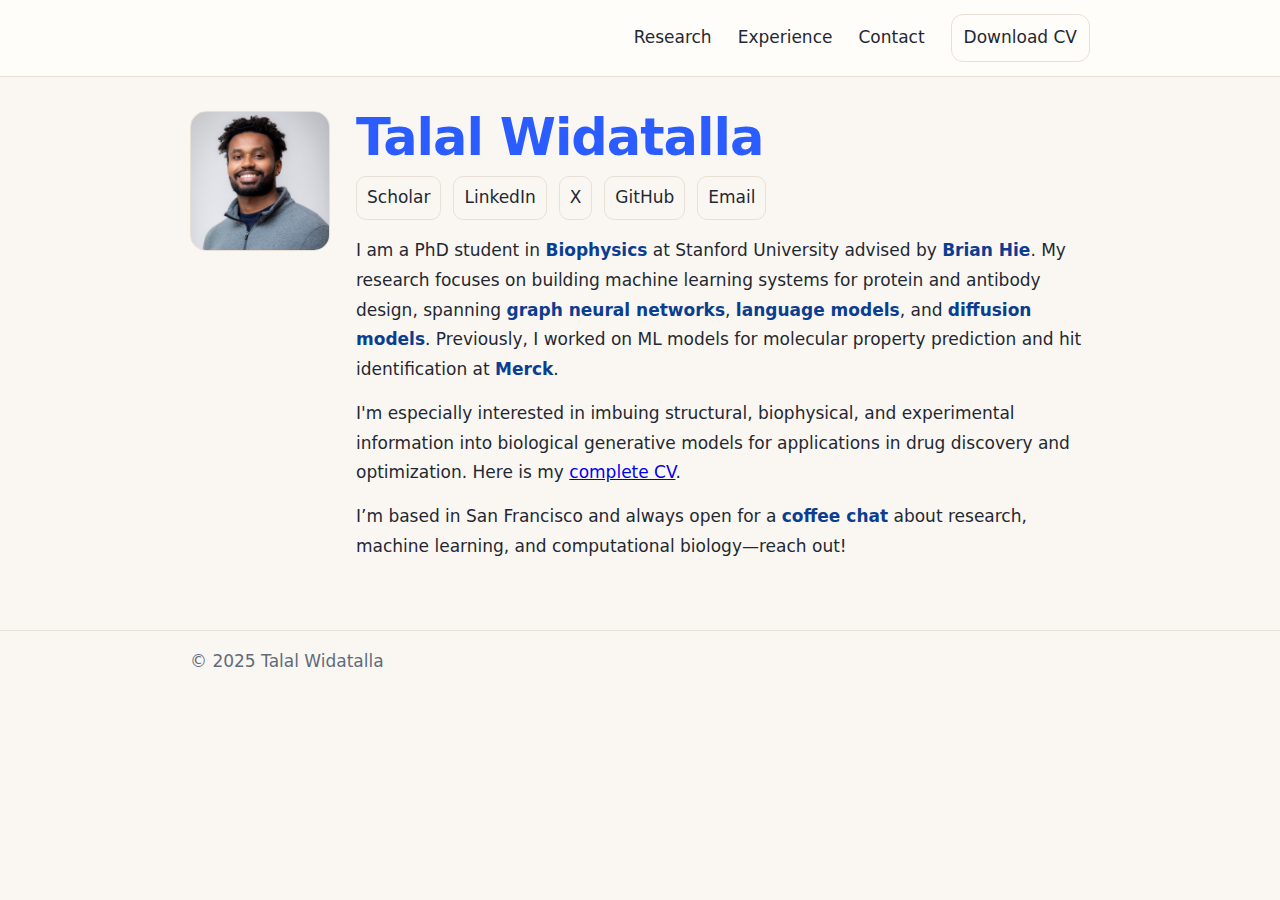
<file: index.html>
<!doctype html>
<html lang="en">
<head>
  <meta charset="utf-8" />
  <meta name="viewport" content="width=device-width, initial-scale=1" />
  <title>Talal Widatalla</title>
  <meta name="description" content="Talal Widatalla — PhD student in Biophysics at Stanford. Machine learning for molecular design & discovery." />
  <link rel="stylesheet" href="styles.css" />
  <script defer src="script.js"></script>
</head>
<body>
  <header class="site-header">
    <div class="wrap bar">
      <nav class="topnav">
        <a href="publications.html">Research</a>
        <a href="experience.html">Experience</a>
        <a href="contact.html">Contact</a>
        <a class="button cv" href="assets/cv/Talal_Widatalla_CV.tex" download>Download CV</a>
      </nav>
    </div>
  </header>
  <main class="wrap hero">
    <div class="hero-grid">
      <img class="headshot" src="assets/img/headshot.jpg" alt="Talal Widatalla headshot" loading="eager" />
      <div>
        <h1 class="name">Talal Widatalla</h1>
        <div class="icons">
          <a href="https://scholar.google.com/citations?user=MUckpHkAAAAJ&hl=en" target="_blank" rel="noopener">Scholar</a>
          <a href="https://www.linkedin.com/in/talal-widatalla-45574244/" target="_blank" rel="noopener">LinkedIn</a>
          <a href="https://x.com/talaldotpdb" target="_blank" rel="noopener">X</a>
          <a href="https://github.com/twidatalla/" target="_blank" rel="noopener">GitHub</a>
          <a href="mailto:talalw@stanford.edu">Email</a>
        </div>
        <div class="prose">
          <p>
            I am a PhD student in <strong>Biophysics</strong> at Stanford University advised by <strong>Brian Hie</strong>.
            My research focuses on building machine learning systems for protein and antibody design, spanning
            <strong>graph neural networks</strong>, <strong>language models</strong>, and <strong>diffusion models</strong>.
            Previously, I worked on ML models for molecular property prediction and hit identification at <strong>Merck</strong>.
          </p>
          <p>
            I'm especially interested in imbuing structural, biophysical, and experimental information into biological generative models
            for applications in drug discovery and optimization. Here is my <a href="assets/cv/Talal_Widatalla_CV.tex" download>complete CV</a>.
          </p>
          <p>
            I’m based in San Francisco and always open for a <strong>coffee chat</strong> about research, machine learning, and computational biology—reach out!
          </p>
        </div>
      </div>
    </div>
  </main>
  <footer class="site-footer">
    <div class="wrap">© 2025 Talal Widatalla</div>
  </footer>
</body>
</html>
</file>
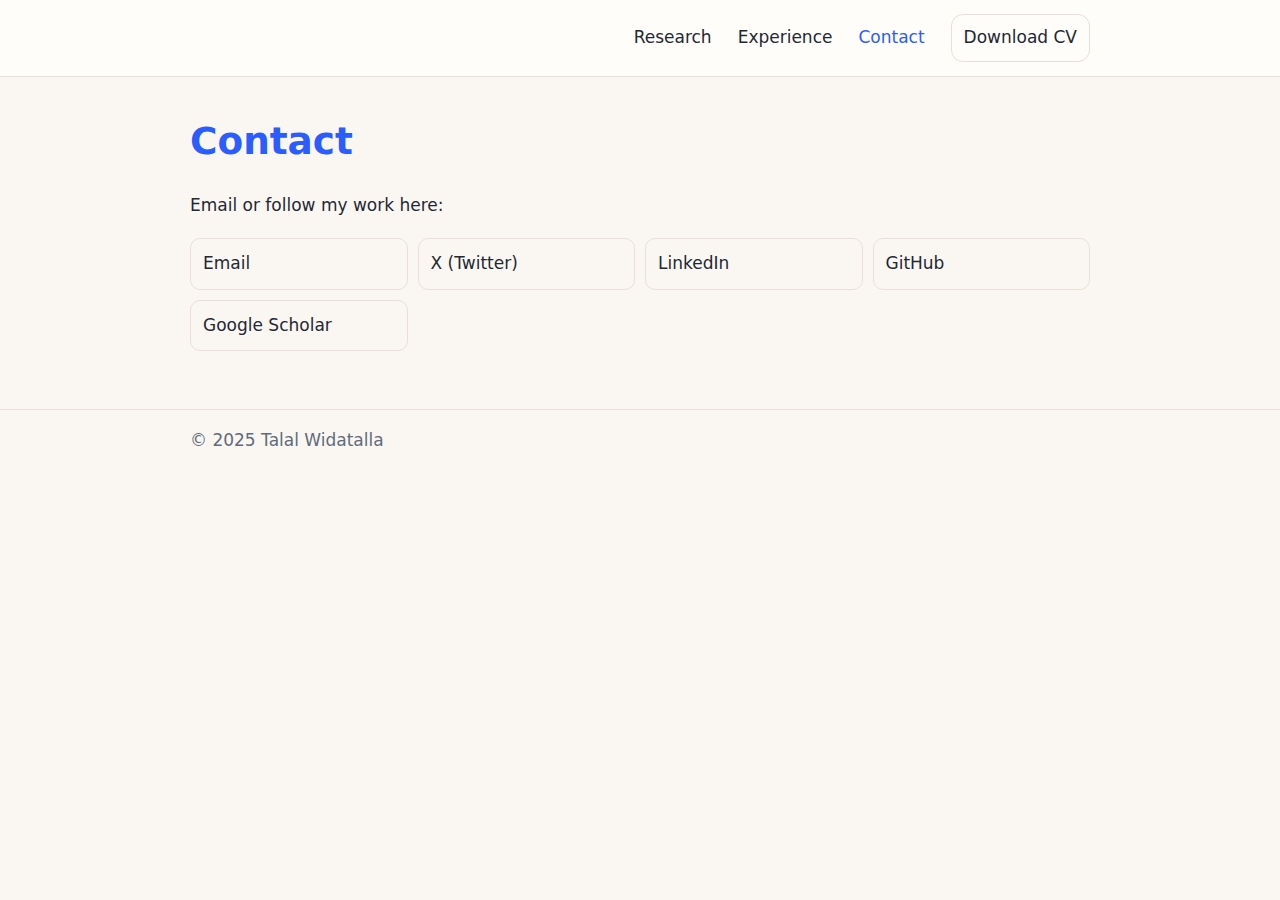
<file: contact.html>
<!doctype html>
<html lang="en">
<head>
  <meta charset="utf-8" />
  <meta name="viewport" content="width=device-width, initial-scale=1" />
  <title>Contact — Talal Widatalla</title>
  <meta name="description" content="Contact and social links for Talal Widatalla." />
  <link rel="stylesheet" href="styles.css" />
  <script defer src="script.js"></script>
</head>
<body>
  <header class="site-header">
    <div class="wrap bar">
      <nav class="topnav">
        <a href="publications.html">Research</a>
        <a href="experience.html">Experience</a>
        <a class="active" href="contact.html">Contact</a>
        <a class="button cv" href="assets/cv/Talal_Widatalla_CV.tex" download>Download CV</a>
      </nav>
    </div>
  </header>
  <main class="wrap page">
    <h1 class="title">Contact</h1>
    <p>Email or follow my work here:</p>
    <ul class="links-grid">
      <li><a target="_blank" rel="noopener" href="mailto:talalw@stanford.edu">Email</a></li>
      <li><a target="_blank" rel="noopener" href="https://x.com/talaldotpdb">X (Twitter)</a></li>
      <li><a target="_blank" rel="noopener" href="https://www.linkedin.com/in/talal-widatalla-45574244/">LinkedIn</a></li>
      <li><a target="_blank" rel="noopener" href="https://github.com/twidatalla/">GitHub</a></li>
      <li><a target="_blank" rel="noopener" href="https://scholar.google.com/citations?user=MUckpHkAAAAJ&hl=en">Google Scholar</a></li>
    </ul>
  </main>
  <footer class="site-footer">
    <div class="wrap">© 2025 Talal Widatalla</div>
  </footer>
</body>
</html>
</file>
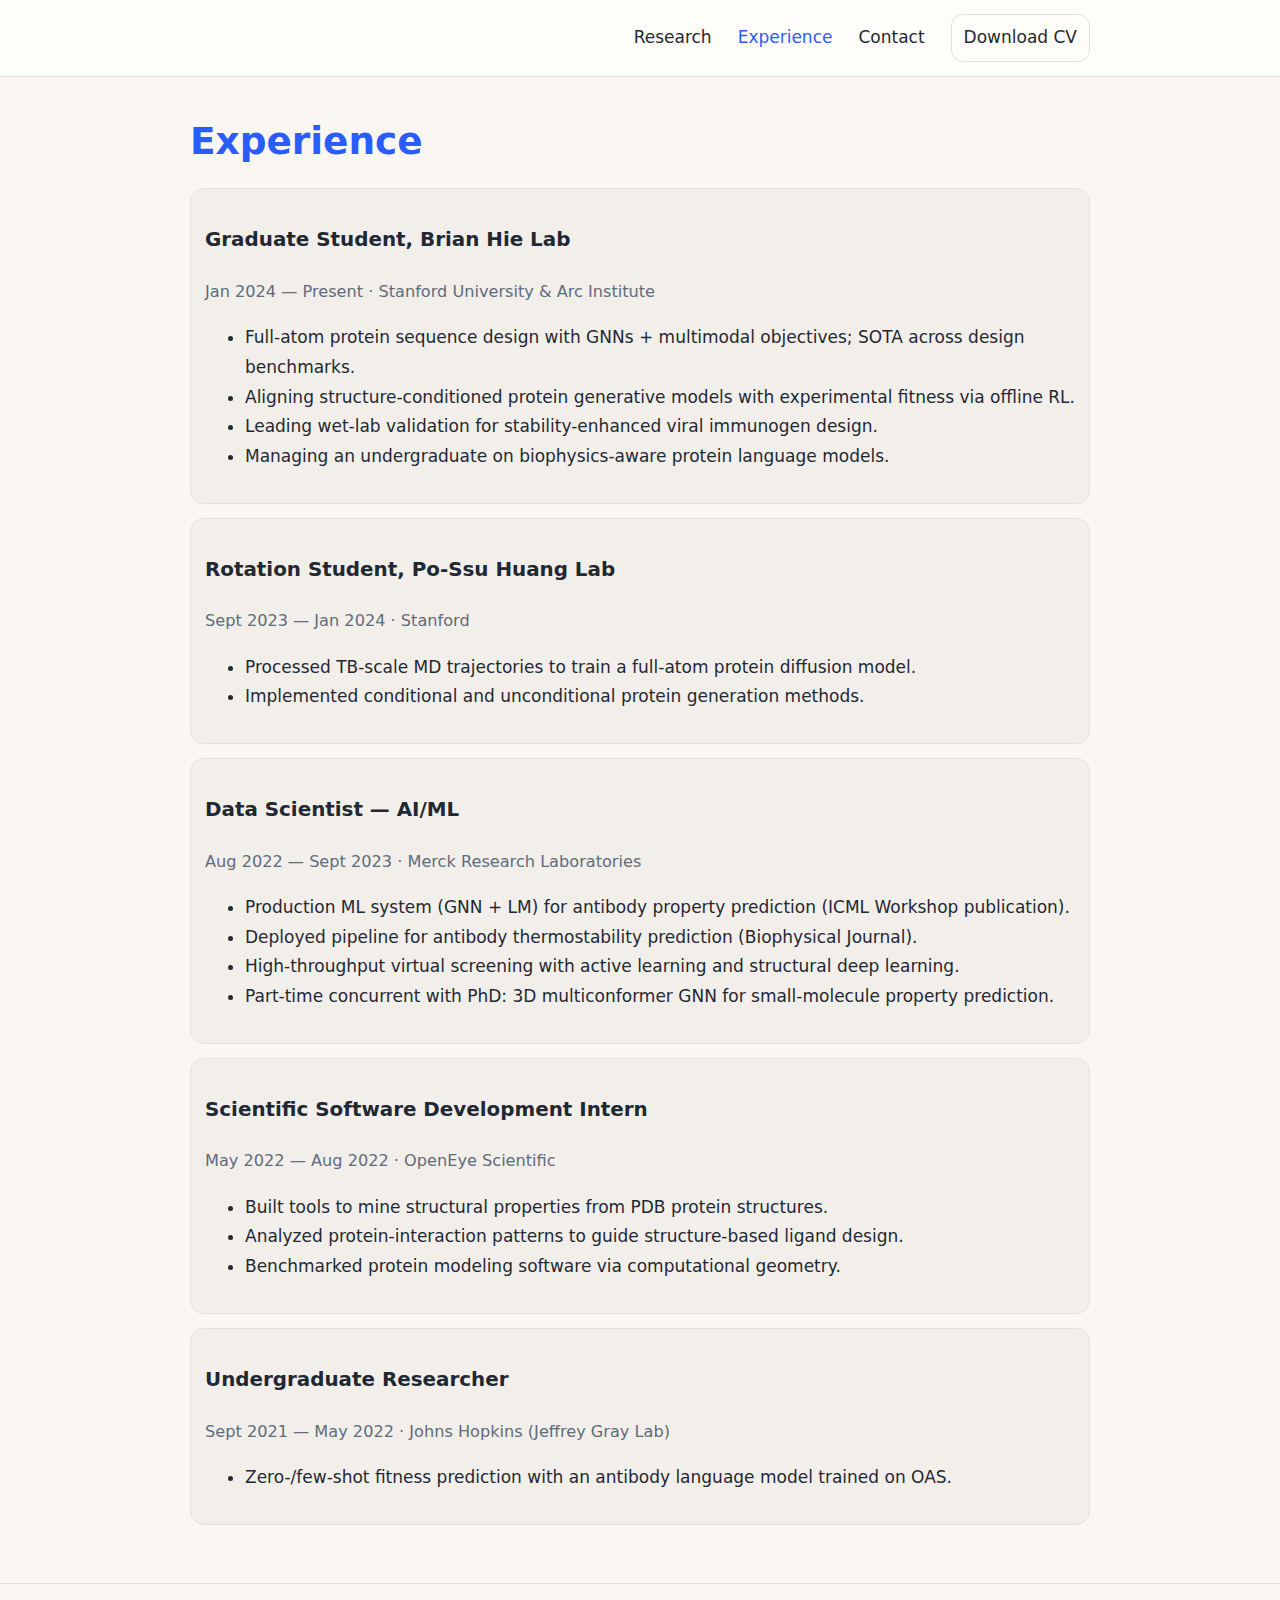
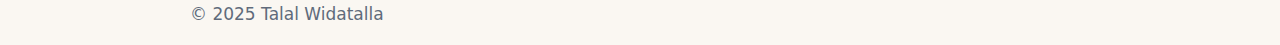
<file: experience.html>
<!doctype html>
<html lang="en">
<head>
  <meta charset="utf-8" />
  <meta name="viewport" content="width=device-width, initial-scale=1" />
  <title>Experience — Talal Widatalla</title>
  <meta name="description" content="Experience of Talal Widatalla." />
  <link rel="stylesheet" href="styles.css" />
  <script defer src="script.js"></script>
</head>
<body>
  <header class="site-header">
    <div class="wrap bar">
      <nav class="topnav">
        <a href="publications.html">Research</a>
        <a class="active" href="experience.html">Experience</a>
        <a href="contact.html">Contact</a>
        <a class="button cv" href="assets/cv/Talal_Widatalla_CV.tex" download>Download CV</a>
      </nav>
    </div>
  </header>
  <main class="wrap page">
    <h1 class="title">Experience</h1>
    <div class="cards">
      <article class="card">
        <header><h3>Graduate Student, Brian Hie Lab</h3><div class="meta">Jan 2024 — Present · Stanford University &amp; Arc Institute</div></header>
        <ul>
          <li>Full-atom protein sequence design with GNNs + multimodal objectives; SOTA across design benchmarks.</li>
          <li>Aligning structure-conditioned protein generative models with experimental fitness via offline RL.</li>
          <li>Leading wet-lab validation for stability-enhanced viral immunogen design.</li>
          <li>Managing an undergraduate on biophysics-aware protein language models.</li>
        </ul>
      </article>
      <article class="card">
        <header><h3>Rotation Student, Po-Ssu Huang Lab</h3><div class="meta">Sept 2023 — Jan 2024 · Stanford</div></header>
        <ul>
          <li>Processed TB-scale MD trajectories to train a full-atom protein diffusion model.</li>
          <li>Implemented conditional and unconditional protein generation methods.</li>
        </ul>
      </article>
      <article class="card">
        <header><h3>Data Scientist — AI/ML</h3><div class="meta">Aug 2022 — Sept 2023 · Merck Research Laboratories</div></header>
        <ul>
          <li>Production ML system (GNN + LM) for antibody property prediction (ICML Workshop publication).</li>
          <li>Deployed pipeline for antibody thermostability prediction (Biophysical Journal).</li>
          <li>High-throughput virtual screening with active learning and structural deep learning.</li>
          <li>Part-time concurrent with PhD: 3D multiconformer GNN for small-molecule property prediction.</li>
        </ul>
      </article>
      <article class="card">
        <header><h3>Scientific Software Development Intern</h3><div class="meta">May 2022 — Aug 2022 · OpenEye Scientific</div></header>
        <ul>
          <li>Built tools to mine structural properties from PDB protein structures.</li>
          <li>Analyzed protein-interaction patterns to guide structure-based ligand design.</li>
          <li>Benchmarked protein modeling software via computational geometry.</li>
        </ul>
      </article>
      <article class="card">
        <header><h3>Undergraduate Researcher</h3><div class="meta">Sept 2021 — May 2022 · Johns Hopkins (Jeffrey Gray Lab)</div></header>
        <ul>
          <li>Zero-/few-shot fitness prediction with an antibody language model trained on OAS.</li>
        </ul>
      </article>
    </div>
  </main>
  <footer class="site-footer">
    <div class="wrap">© 2025 Talal Widatalla</div>
  </footer>
</body>
</html>
</file>
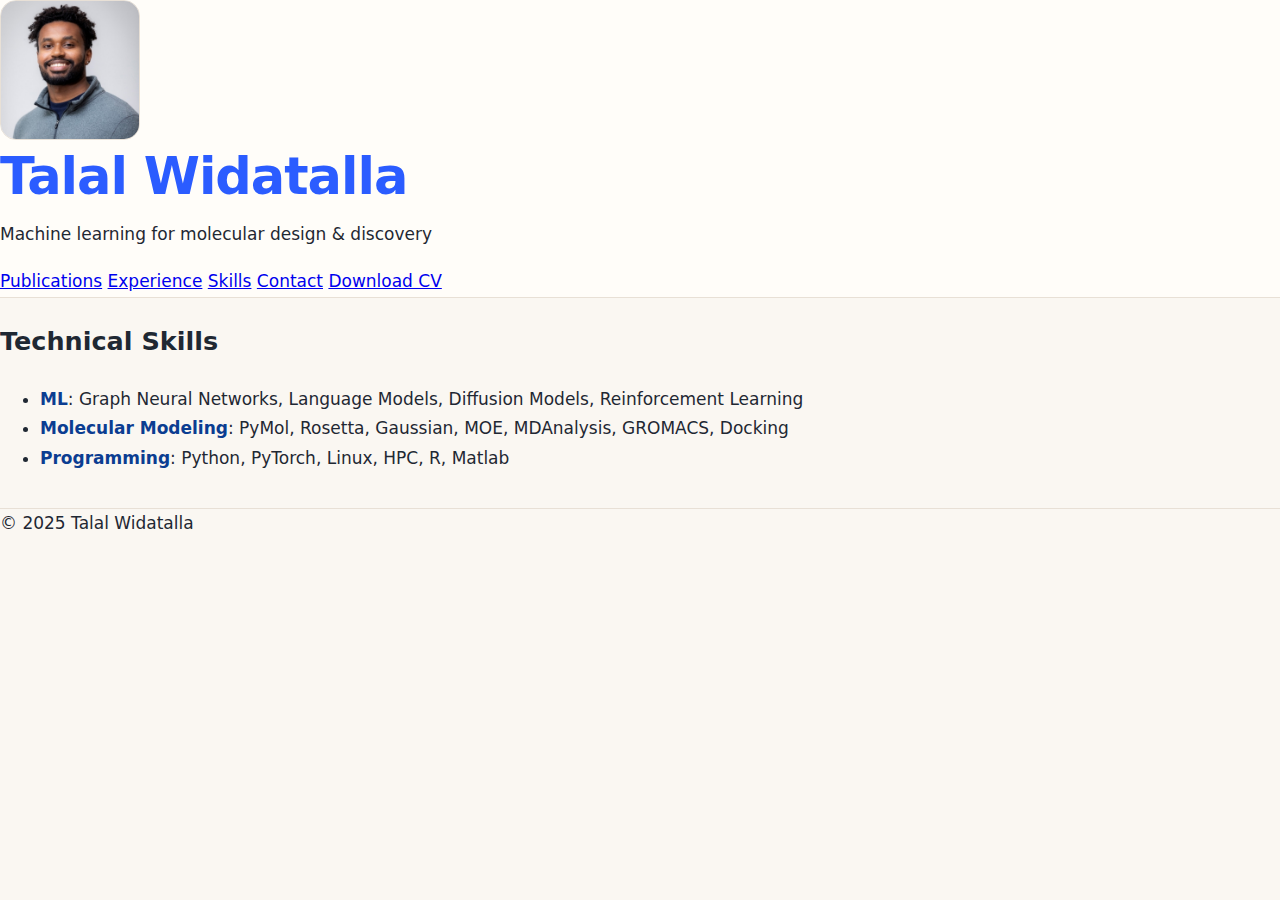
<file: skills.html>
<!doctype html>
<html lang="en">
<head>
  <meta charset="utf-8">
  <meta name="viewport" content="width=device-width, initial-scale=1">
  <title>Skills — Talal Widatalla</title>
  <link rel="stylesheet" href="styles.css">
</head>
<body>
  <header class="site-header">
    <div class="container header-inner">
      <div class="header-left">
        <img src="assets/img/headshot.jpg" alt="Talal Widatalla" class="headshot">
        <div>
          <h1 class="name">Talal Widatalla</h1>
          <p class="tagline">Machine learning for molecular design &amp; discovery</p>
        </div>
      </div>
      
<nav class="nav">
  <a href="publications.html">Publications</a>
  <a href="experience.html">Experience</a>
  <a href="skills.html">Skills</a>
  <a href="contact.html">Contact</a>
  <a class="button" href="assets/cv/Talal_Widatalla_CV.tex" download>Download CV</a>
</nav>

    </div>
  </header>
  <main class="container">
    <section><h2>Technical Skills</h2>
    <ul>
      <li><strong>ML</strong>: Graph Neural Networks, Language Models, Diffusion Models, Reinforcement Learning</li>
      <li><strong>Molecular Modeling</strong>: PyMol, Rosetta, Gaussian, MOE, MDAnalysis, GROMACS, Docking</li>
      <li><strong>Programming</strong>: Python, PyTorch, Linux, HPC, R, Matlab</li>
    </ul></section>
  </main>
  <footer class="site-footer">
    <div class="container">
      <span>© 2025 Talal Widatalla</span>
    </div>
  </footer>
</body>
</html>
</file>
<file: styles.css>
/* Talal Widatalla — v4 (GitHub-friendly static site) */
* { box-sizing: border-box; }
:root {
  --bg: #FAF7F2;
  --panel: #FFFDF9;
  --text: #1f2833;
  --muted: #606b7b;
  --line: #E8E0D6;
  --link: #2B5CFF;
  --accent: #2B5CFF;
  --strong: #0B3D91;
}
@media (prefers-color-scheme: dark) {
  :root {
    --bg: #0e1116;
    --panel: #0e1116;
    --text: #e7ebf2;
    --muted: #9ea6b7;
    --line: #2a3142;
    --link: #8ea6ff;
    --accent: #8ea6ff;
    --strong: #a7bbff;
  }
}
html, body { margin:0; padding:0; background:var(--bg); color:var(--text); font:17px/1.75 ui-sans-serif, system-ui, -apple-system, Segoe UI, Inter, Roboto, "Helvetica Neue", Arial; -webkit-font-smoothing: antialiased; }
.wrap { max-width: 900px; margin: 0 auto; padding: 0 22px; }
.site-header { position: sticky; top:0; z-index:10; background:var(--panel); border-bottom:1px solid var(--line); }
.bar { display:flex; align-items:center; justify-content:flex-end; padding: 14px 0; }
.topnav { display:flex; align-items:center; gap: 26px; }
.topnav a { text-decoration:none; color:var(--text); font-weight:500; }
.topnav a:hover { color: var(--link); }
.topnav a.active { color: var(--accent); }
.button.cv { padding:8px 12px; border:1px solid var(--line); border-radius:12px; }
.button.cv:hover { border-color: var(--accent); color: var(--accent); }
.hero { padding: 34px 0 20px; }
.hero-grid { display:grid; grid-template-columns: 140px 1fr; gap: 26px; align-items:start; }
.headshot { width:140px; height:140px; object-fit:cover; border-radius:16px; border:1px solid var(--line); background:#ddd; }
.name { font-size: 3rem; line-height: 1.05; margin: 0 0 12px; letter-spacing: -0.02em; color: var(--link); font-weight: 800; }
.icons { display:flex; gap: 12px; margin: 4px 0 16px; flex-wrap: wrap; }
.icons a { color: var(--text); text-decoration:none; padding: 6px 10px; border:1px solid var(--line); border-radius: 10px; }
.icons a:hover { border-color: var(--accent); color: var(--accent); }
.prose p { margin: 14px 0; }
strong { color: var(--strong); }
.page { padding: 24px 0; }
.title { font-size: 2.2rem; margin: 8px 0 14px; color: var(--link); }
.pubs { padding-left: 22px; margin: 0; }
.pubs li { margin: 10px 0; }
.cards { display:grid; grid-template-columns: 1fr; gap: 14px; }
.card { border: 1px solid var(--line); border-radius: 14px; padding: 14px; background: rgba(0,0,0,0.03); }
.card .meta { color: var(--muted); font-size: .95rem; }
.links-grid { list-style:none; padding:0; margin:0; display:grid; grid-template-columns: repeat(auto-fit, minmax(200px,1fr)); gap:10px; }
.links-grid a { display:block; padding:10px 12px; border:1px solid var(--line); border-radius:10px; text-decoration:none; color:var(--text); }
.links-grid a:hover { border-color: var(--accent); color: var(--accent); }
.site-footer { border-top:1px solid var(--line); margin-top:34px; }
.site-footer .wrap { padding: 16px 0; color: var(--muted); }
@media (max-width: 560px) {
  .hero-grid { grid-template-columns: 1fr; }
  .headshot { width:120px; height:120px; }
  .name { font-size: 2.4rem; }
}
</file>
